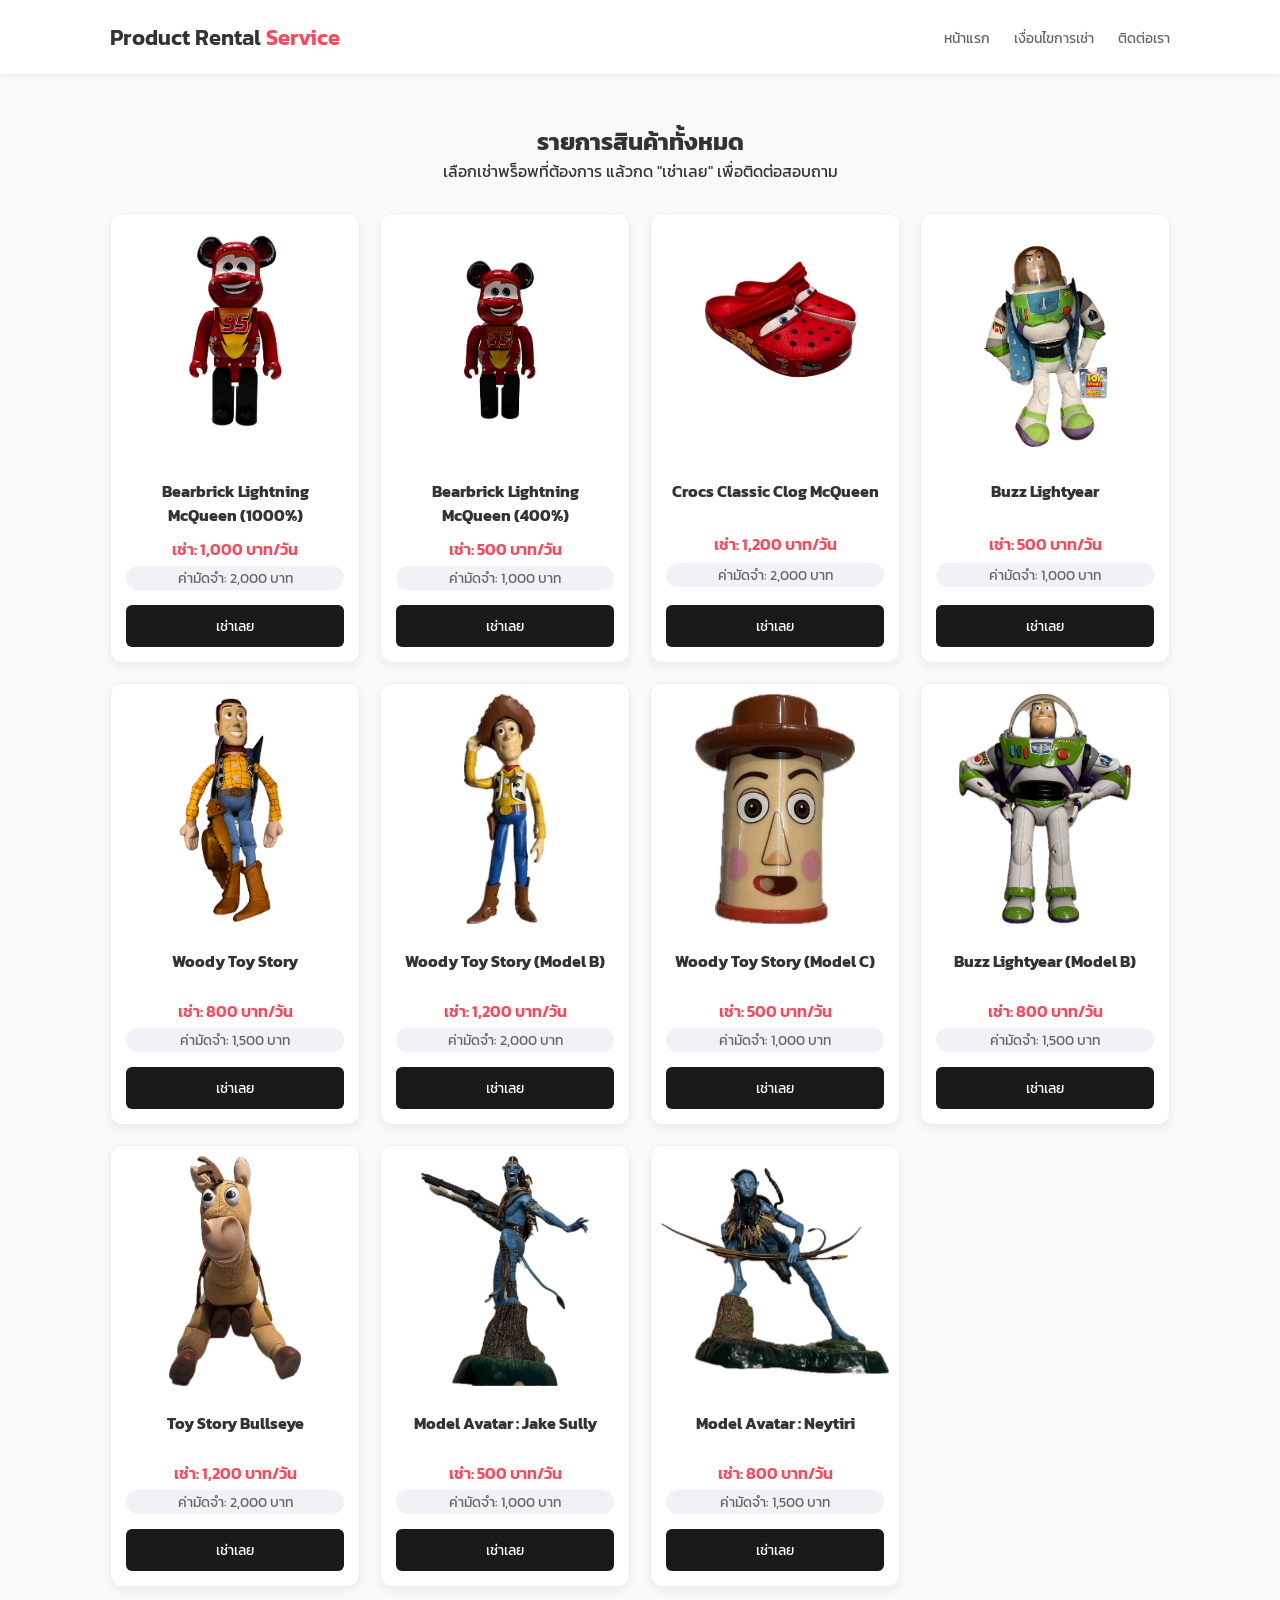
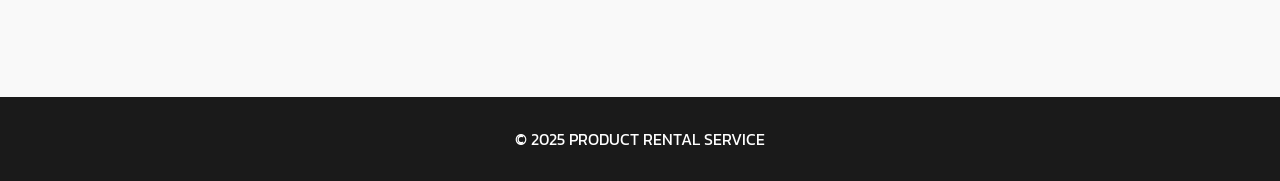
<file: index.html>
<!DOCTYPE html>
<html lang="th">
<head>
  <meta charset="UTF-8">
  <meta name="viewport" content="width=device-width, initial-scale=1.0">
  <title>Product Rental Store | บริการเช่าพร็อพถ่ายรูป</title>
  <link rel="stylesheet" href="style.css">
  <link href="https://fonts.googleapis.com/css2?family=Kanit:wght@300;400;600&display=swap" rel="stylesheet">
</head>
<body>
  <header>
    <div class="container header-flex">
      <h1>Product Rental <span class="sub-title">Service</span></h1>
      <nav>
        <a href="index.html">หน้าแรก</a>
        <a href="terms.html">เงื่อนไขการเช่า</a>
        <a href="contact.html">ติดต่อเรา</a>
      </nav>
    </div>
  </header>

  <main class="container">
    <section class="catalog-header">
      <h2>รายการสินค้าทั้งหมด</h2>
      <p>เลือกเช่าพร็อพที่ต้องการ แล้วกด "เช่าเลย" เพื่อติดต่อสอบถาม</p>
    </section>

    <div class="product-grid">
      <div class="product-card"><div class="img-box"><img src="t1.png"></div><div class="info"><h3>Bearbrick Lightning McQueen (1000%)</h3><p class="price">เช่า: 1,000 บาท/วัน</p><p class="deposit">ค่ามัดจำ: 2,000 บาท</p><a href="contact.html" class="btn">เช่าเลย</a></div></div>
      <div class="product-card"><div class="img-box"><img src="t4.png"></div><div class="info"><h3>Bearbrick Lightning McQueen (400%)</h3><p class="price">เช่า: 500 บาท/วัน</p><p class="deposit">ค่ามัดจำ: 1,000 บาท</p><a href="contact.html" class="btn">เช่าเลย</a></div></div>
      <div class="product-card"><div class="img-box"><img src="t5.png"></div><div class="info"><h3>Crocs Classic Clog McQueen</h3><p class="price">เช่า: 1,200 บาท/วัน</p><p class="deposit">ค่ามัดจำ: 2,000 บาท</p><a href="contact.html" class="btn">เช่าเลย</a></div></div>
      <div class="product-card"><div class="img-box"><img src="t6.png"></div><div class="info"><h3>Buzz Lightyear</h3><p class="price">เช่า: 500 บาท/วัน</p><p class="deposit">ค่ามัดจำ: 1,000 บาท</p><a href="contact.html" class="btn">เช่าเลย</a></div></div>
      <div class="product-card"><div class="img-box"><img src="t7.png"></div><div class="info"><h3>Woody Toy Story</h3><p class="price">เช่า: 800 บาท/วัน</p><p class="deposit">ค่ามัดจำ: 1,500 บาท</p><a href="contact.html" class="btn">เช่าเลย</a></div></div>
      <div class="product-card"><div class="img-box"><img src="t9.jpg"></div><div class="info"><h3>Woody Toy Story (Model B)</h3><p class="price">เช่า: 1,200 บาท/วัน</p><p class="deposit">ค่ามัดจำ: 2,000 บาท</p><a href="contact.html" class="btn">เช่าเลย</a></div></div>
      <div class="product-card"><div class="img-box"><img src="t10.jpg"></div><div class="info"><h3>Woody Toy Story (Model C)</h3><p class="price">เช่า: 500 บาท/วัน</p><p class="deposit">ค่ามัดจำ: 1,000 บาท</p><a href="contact.html" class="btn">เช่าเลย</a></div></div>
      <div class="product-card"><div class="img-box"><img src="t11.jpg"></div><div class="info"><h3>Buzz Lightyear (Model B)</h3><p class="price">เช่า: 800 บาท/วัน</p><p class="deposit">ค่ามัดจำ: 1,500 บาท</p><a href="contact.html" class="btn">เช่าเลย</a></div></div>
      <div class="product-card"><div class="img-box"><img src="t12.jpg"></div><div class="info"><h3>Toy Story Bullseye</h3><p class="price">เช่า: 1,200 บาท/วัน</p><p class="deposit">ค่ามัดจำ: 2,000 บาท</p><a href="contact.html" class="btn">เช่าเลย</a></div></div>
      <div class="product-card"><div class="img-box"><img src="t14.jpg"></div><div class="info"><h3>Model Avatar : Jake Sully</h3><p class="price">เช่า: 500 บาท/วัน</p><p class="deposit">ค่ามัดจำ: 1,000 บาท</p><a href="contact.html" class="btn">เช่าเลย</a></div></div>
      <div class="product-card"><div class="img-box"><img src="t13.jpg"></div><div class="info"><h3>Model Avatar : Neytiri</h3><p class="price">เช่า: 800 บาท/วัน</p><p class="deposit">ค่ามัดจำ: 1,500 บาท</p><a href="contact.html" class="btn">เช่าเลย</a></div></div>
    </div>
  </main>

  <footer><p>© 2025 PRODUCT RENTAL SERVICE</p></footer>
</body>
</html>
</file>
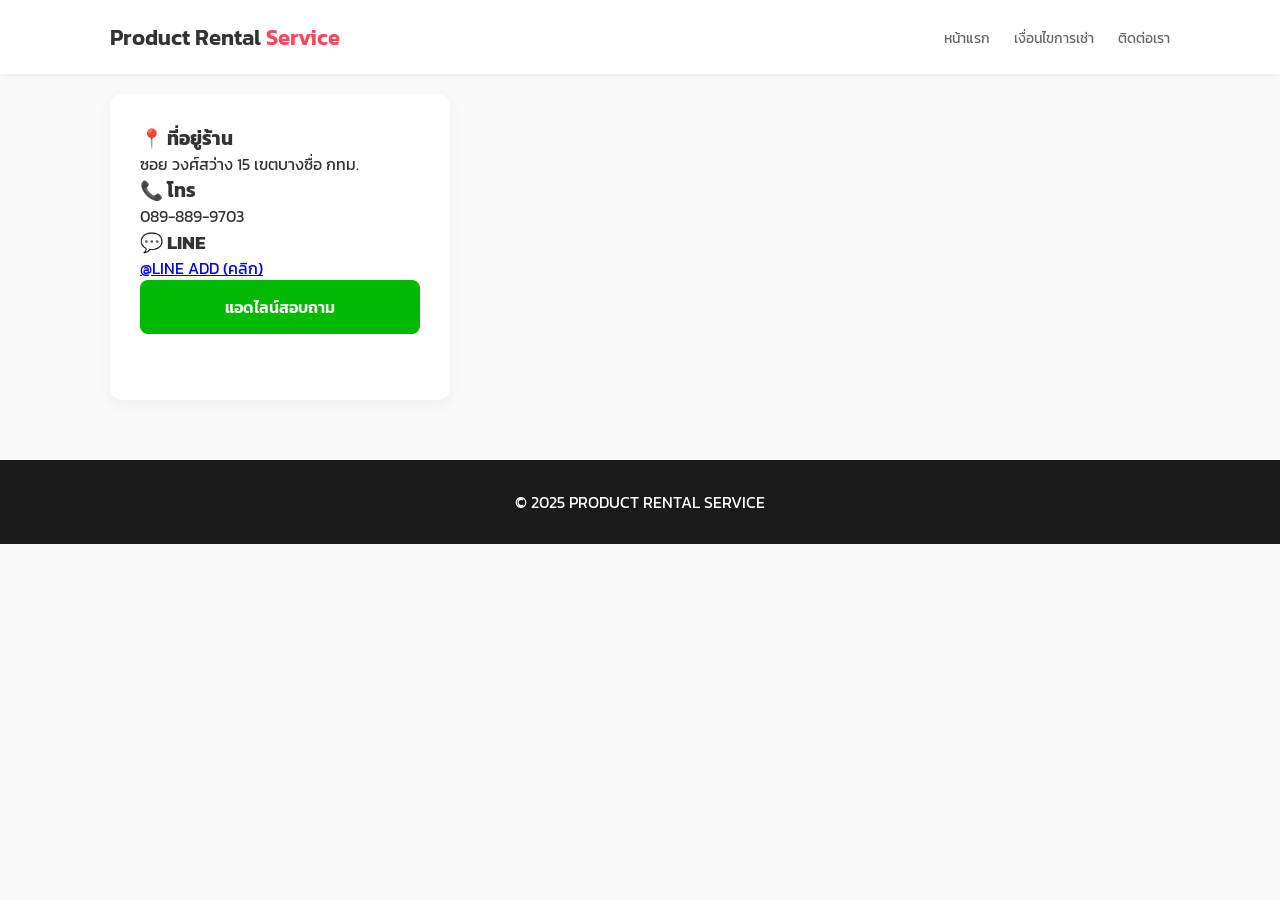
<file: contact.html>
<!DOCTYPE html>
<html lang="th">
<head>
  <meta charset="UTF-8">
  <meta name="viewport" content="width=device-width, initial-scale=1.0">
  <title>ติดต่อเรา | Prop Rental Service</title>
  <link rel="stylesheet" href="style.css">
  <link href="https://fonts.googleapis.com/css2?family=Kanit:wght@300;400;600&display=swap" rel="stylesheet">
</head>
<body>
  <header>
    <div class="container header-flex">
      <h1>Product Rental <span class="sub-title">Service</span></h1>
      <nav>
        <a href="index.html">หน้าแรก</a>
        <a href="terms.html">เงื่อนไขการเช่า</a>
        <a href="contact.html">ติดต่อเรา</a>
      </nav>
    </div>
  </header>
  <main class="container">
    <section class="contact-wrapper">
      <div class="contact-card-info">
        <h3>📍 ที่อยู่ร้าน</h3><p>ซอย วงศ์สว่าง 15 เขตบางซื่อ กทม.</p>
        <h3>📞 โทร</h3><p>089-889-9703</p>
        <h3>💬 LINE</h3><p><a href="https://lin.ee/TIdY69A" target="_blank">@LINE ADD (คลิก)</a></p>
        <a href="https://lin.ee/TIdY69A" target="_blank" class="line-btn">แอดไลน์สอบถาม</a>
      </div>
      <div class="map-section"><iframe src="https://www.google.com/maps/embed?pb=!1m17!1m12!1m3!1d968.5691184094032!2d100.51910827586732!3d13.822429996997933!2m3!1f0!2f0!3f0!3m2!1i1024!2i768!4f13.1!3m2!1m1!2zMTPCsDQ5JzIwLjgiTiAxMDDCsDMxJzEzLjIiRQ!5e0!3m2!1sth!2sth!4v1756214892102!5m2!1sth!2sth" width="100%" height="300" style="border:0;"></iframe></div>
    </section>
  </main>
  <footer><p>© 2025 PRODUCT RENTAL SERVICE</p></footer>
</body>
</html>
</file>
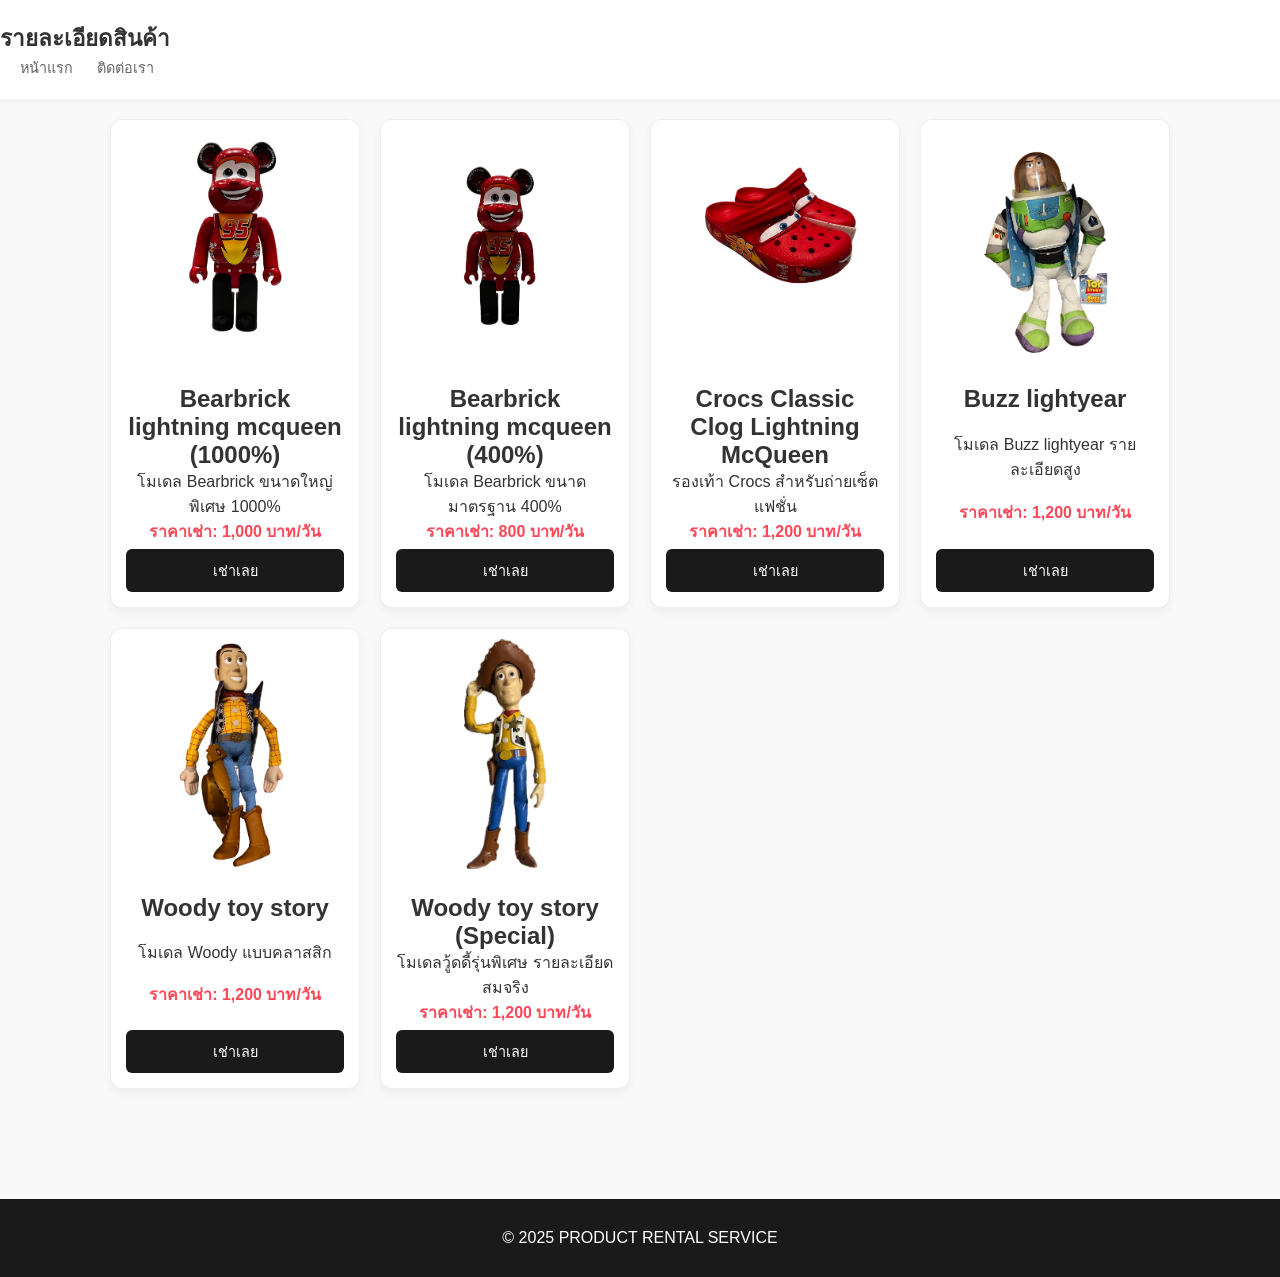
<file: product.html>
<!DOCTYPE html>
<html lang="th">
<head>
  <meta charset="UTF-8">
  <meta name="viewport" content="width=device-width, initial-scale=1.0">
  <title>รายละเอียดสินค้า | Prop Rental</title>
  <link rel="stylesheet" href="style.css">
</head>
<body>
  <header>
    <h1>รายละเอียดสินค้า</h1>
    <nav>
      <a href="index.html">หน้าแรก</a>
      <a href="contact.html">ติดต่อเรา</a>
    </nav>
  </header>

  <main class="container">
    <div class="product-grid">
      
      <section class="product-card">
        <div class="img-box"><img src="t1.png" alt="Bearbrick 1000%"></div>
        <div class="info">
          <h2>Bearbrick lightning mcqueen (1000%)</h2>
          <p>โมเดล Bearbrick ขนาดใหญ่พิเศษ 1000%</p>
          <p class="price">ราคาเช่า: 1,000 บาท/วัน</p>
          <a href="contact.html" class="btn">เช่าเลย</a>
        </div>
      </section>

      <section class="product-card">
        <div class="img-box"><img src="t4.png" alt="Bearbrick 400%"></div>
        <div class="info">
          <h2>Bearbrick lightning mcqueen (400%)</h2>
          <p>โมเดล Bearbrick ขนาดมาตรฐาน 400%</p>
          <p class="price">ราคาเช่า: 800 บาท/วัน</p>
          <a href="contact.html" class="btn">เช่าเลย</a>
        </div>
      </section>

      <section class="product-card">
        <div class="img-box"><img src="t5.png" alt="Crocs"></div>
        <div class="info">
          <h2>Crocs Classic Clog Lightning McQueen</h2>
          <p>รองเท้า Crocs สำหรับถ่ายเซ็ตแฟชั่น</p>
          <p class="price">ราคาเช่า: 1,200 บาท/วัน</p>
          <a href="contact.html" class="btn">เช่าเลย</a>
        </div>
      </section>

      <section class="product-card">
        <div class="img-box"><img src="t6.png" alt="Buzz"></div>
        <div class="info">
          <h2>Buzz lightyear</h2>
          <p>โมเดล Buzz lightyear รายละเอียดสูง</p>
          <p class="price">ราคาเช่า: 1,200 บาท/วัน</p>
          <a href="contact.html" class="btn">เช่าเลย</a>
        </div>
      </section>

      <section class="product-card">
        <div class="img-box"><img src="t7.png" alt="Woody"></div>
        <div class="info">
          <h2>Woody toy story</h2>
          <p>โมเดล Woody แบบคลาสสิก</p>
          <p class="price">ราคาเช่า: 1,200 บาท/วัน</p>
          <a href="contact.html" class="btn">เช่าเลย</a>
        </div>
      </section>

      <section class="product-card">
        <div class="img-box"><img src="t9.jpg" alt="Woody Special"></div>
        <div class="info">
          <h2>Woody toy story (Special)</h2>
          <p>โมเดลวู้ดดี้รุ่นพิเศษ รายละเอียดสมจริง</p>
          <p class="price">ราคาเช่า: 1,200 บาท/วัน</p>
          <a href="contact.html" class="btn">เช่าเลย</a>
        </div>
      </section>

    </div>
  </main>

  <footer>
    <p>© 2025 PRODUCT RENTAL SERVICE</p>
  </footer>
</body>
</html>
</file>
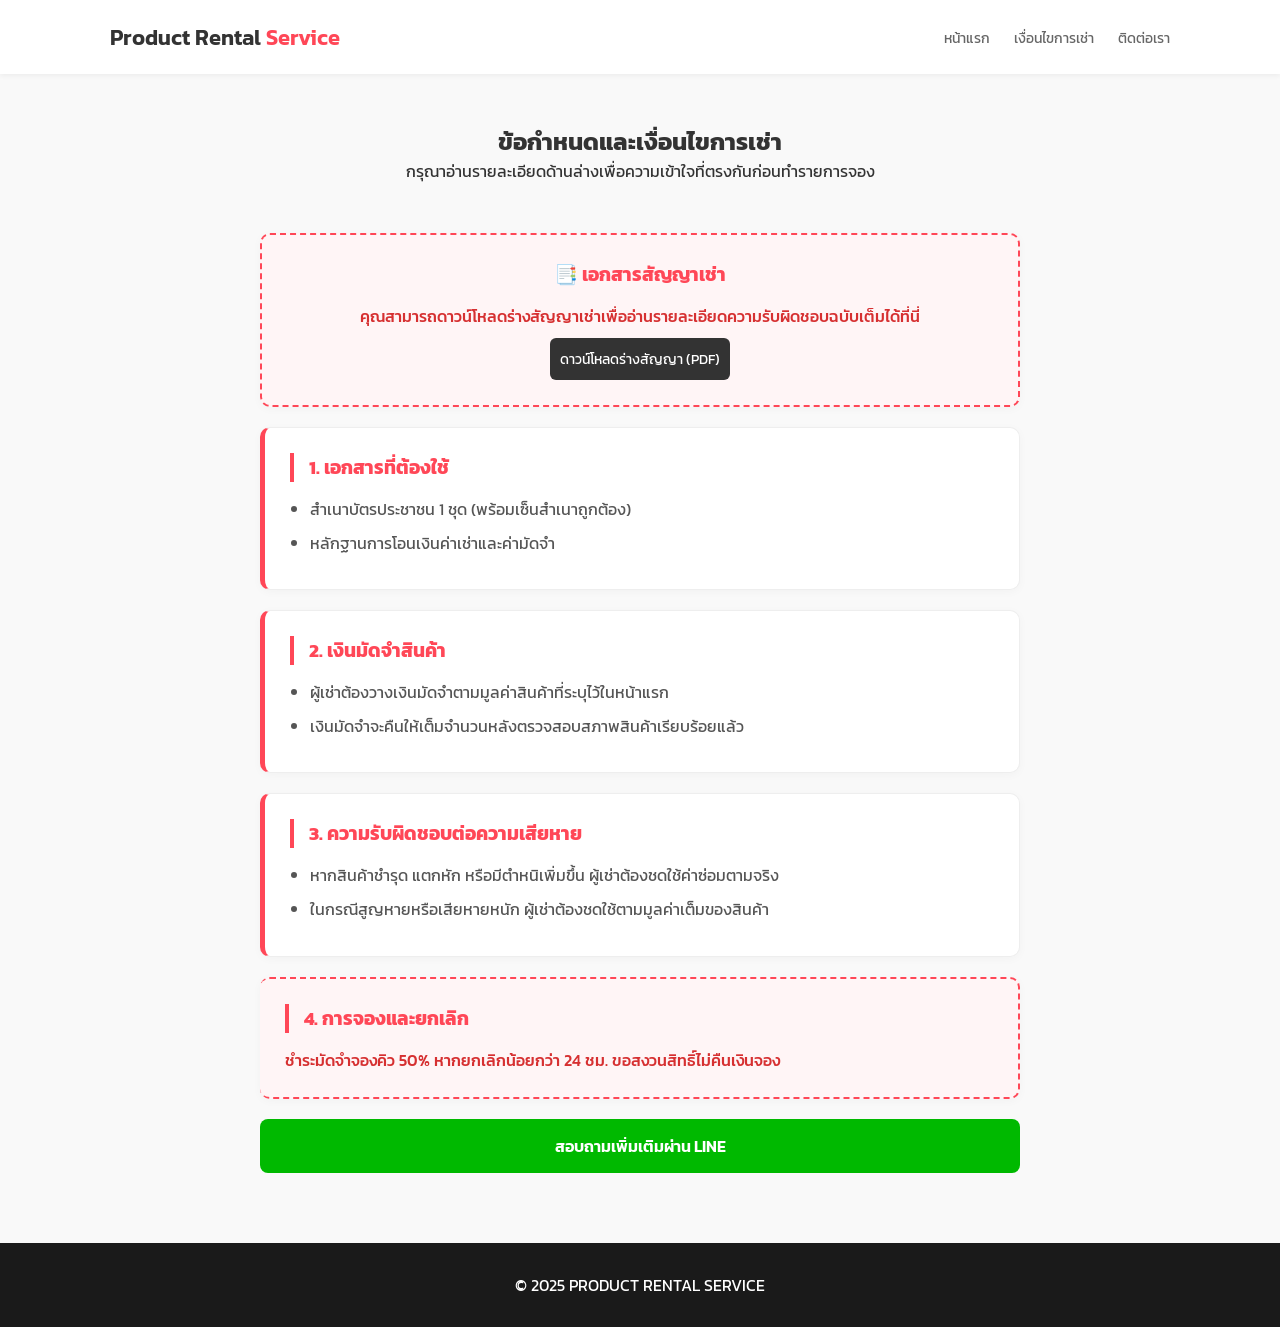
<file: terms.html>
<!DOCTYPE html>
<html lang="th">
<head>
  <meta charset="UTF-8">
  <meta name="viewport" content="width=device-width, initial-scale=1.0">
  <title>เงื่อนไขการเช่า | Prop Rental Service</title>
  <link rel="stylesheet" href="style.css">
  <link href="https://fonts.googleapis.com/css2?family=Kanit:wght@300;400;600&display=swap" rel="stylesheet">
</head>
<body>
  <header>
    <div class="container header-flex">
      <h1>Product Rental <span class="sub-title">Service</span></h1>
      <nav>
        <a href="index.html">หน้าแรก</a>
        <a href="terms.html">เงื่อนไขการเช่า</a>
        <a href="contact.html">ติดต่อเรา</a>
      </nav>
    </div>
  </header>

  <main class="container">
    <section class="catalog-header">
      <h2>ข้อกำหนดและเงื่อนไขการเช่า</h2>
      <p>กรุณาอ่านรายละเอียดด้านล่างเพื่อความเข้าใจที่ตรงกันก่อนทำรายการจอง</p>
    </section>

    <div class="terms-content">
      <div class="terms-card highlight" style="text-align: center; border: 2px dashed #ff4757;">
        <h3 style="border: none; padding: 0;">📑 เอกสารสัญญาเช่า</h3>
        <p>คุณสามารถดาวน์โหลดร่างสัญญาเช่าเพื่ออ่านรายละเอียดความรับผิดชอบฉบับเต็มได้ที่นี่</p>
        <a href="Rental_Agreement_Detailed.pdf" target="_blank" class="btn" style="background-color: #333; display: inline-block; width: auto; margin-top: 10px;">ดาวน์โหลดร่างสัญญา (PDF)</a>
      </div>

      <div class="terms-card">
        <h3>1. เอกสารที่ต้องใช้</h3>
        <ul>
          <li>สำเนาบัตรประชาชน 1 ชุด (พร้อมเซ็นสำเนาถูกต้อง)</li>
          <li>หลักฐานการโอนเงินค่าเช่าและค่ามัดจำ</li>
        </ul>
      </div>

      <div class="terms-card">
        <h3>2. เงินมัดจำสินค้า</h3>
        <ul>
          <li>ผู้เช่าต้องวางเงินมัดจำตามมูลค่าสินค้าที่ระบุไว้ในหน้าแรก</li>
          <li>เงินมัดจำจะคืนให้เต็มจำนวนหลังตรวจสอบสภาพสินค้าเรียบร้อยแล้ว</li>
        </ul>
      </div>

      <div class="terms-card">
        <h3>3. ความรับผิดชอบต่อความเสียหาย</h3>
        <ul>
          <li>หากสินค้าชำรุด แตกหัก หรือมีตำหนิเพิ่มขึ้น ผู้เช่าต้องชดใช้ค่าซ่อมตามจริง</li>
          <li>ในกรณีสูญหายหรือเสียหายหนัก ผู้เช่าต้องชดใช้ตามมูลค่าเต็มของสินค้า</li>
        </ul>
      </div>

      <div class="terms-card highlight">
        <h3>4. การจองและยกเลิก</h3>
        <p>ชำระมัดจำจองคิว 50% หากยกเลิกน้อยกว่า 24 ชม. ขอสงวนสิทธิ์ไม่คืนเงินจอง</p>
      </div>

      <a href="https://lin.ee/TIdY69A" target="_blank" class="line-btn">สอบถามเพิ่มเติมผ่าน LINE</a>
    </div>
  </main>

  <footer><p>© 2025 PRODUCT RENTAL SERVICE</p></footer>
</body>
</html>
</file>
<file: style.css>
/* การตั้งค่าพื้นฐาน */
* {
  margin: 0;
  padding: 0;
  box-sizing: border-box;
  font-family: 'Kanit', sans-serif;
}

body {
  background-color: #f8f9fa;
  color: #333;
}

.container {
  max-width: 1200px;
  margin: 0 auto;
  padding: 0 20px;
}

/* Header */
header {
  background-color: #fff;
  padding: 15px 0;
  box-shadow: 0 2px 10px rgba(0,0,0,0.05);
  position: sticky;
  top: 0;
  z-index: 1000;
}

.header-flex {
  display: flex;
  justify-content: space-between;
  align-items: center;
}

h1 {
  font-size: 1.4rem;
  font-weight: 600;
}

.sub-title { color: #ff4757; }

nav a {
  text-decoration: none;
  color: #666;
  margin-left: 20px;
  font-size: 0.9rem;
  transition: 0.3s;
}

nav a:hover { color: #ff4757; }

/* Grid System */
.catalog-header {
  text-align: center;
  padding: 40px 0 20px;
}

.product-grid {
  display: grid;
  grid-template-columns: repeat(auto-fill, minmax(250px, 1fr));
  gap: 25px;
  padding-bottom: 60px;
}

/* Card Design */
.product-card {
  background: #fff;
  border-radius: 12px;
  border: 1px solid #eee;
  overflow: hidden;
  transition: 0.3s;
  display: flex;
  flex-direction: column;
}

.product-card:hover {
  transform: translateY(-5px);
  box-shadow: 0 10px 20px rgba(0,0,0,0.08);
}

/* แก้ปัญหารูปสูงไม่เท่ากัน */
.img-box {
  width: 100%;
  height: 250px; 
  background-color: #fff;
  display: flex;
  align-items: center;
  justify-content: center;
  padding: 10px;
}

.img-box img {
  max-width: 100%;
  max-height: 100%;
  object-fit: contain;
}

.info {
  padding: 15px;
  text-align: center;
  flex-grow: 1;
  display: flex;
  flex-direction: column;
  justify-content: space-between;
}

.info h3 {
  font-size: 1rem;
  margin-bottom: 10px;
  min-height: 2.5em; /* ล็อคความสูงชื่อสินค้า */
  overflow: hidden;
}

.price {
  font-weight: 600;
  color: #ff4757;
  margin-bottom: 15px;
}

.btn {
  display: block;
  background: #1a1a1a;
  color: #fff;
  text-decoration: none;
  padding: 10px;
  border-radius: 6px;
  transition: 0.3s;
  font-size: 0.9rem;
}

.btn:hover { background: #ff4757; }

footer {
  text-align: center;
  padding: 30px;
  background: #1a1a1a;
  color: #fff;
}

/* Contact Page Styles */
.contact-wrapper {
  display: grid;
  grid-template-columns: 1fr 2fr;
  gap: 40px;
  margin-bottom: 60px;
}

.contact-card-info {
  background: #fff;
  padding: 30px;
  border-radius: 12px;
  box-shadow: 0 4px 15px rgba(0,0,0,0.05);
}

.info-item {
  margin-bottom: 25px;
}

.info-item h3 {
  font-size: 1.1rem;
  margin-bottom: 5px;
  color: #1a1a1a;
}

.info-item p, .info-item a {
  color: #666;
  text-decoration: none;
  font-size: 1rem;
}

.info-item a:hover {
  color: #ff4757;
}

.map-section h3 {
  margin-bottom: 15px;
}

.map-container {
  border-radius: 12px;
  overflow: hidden;
  box-shadow: 0 4px 15px rgba(0,0,0,0.05);
}

/* ปรับให้รองรับมือถือ */
@media (max-width: 768px) {
  .contact-wrapper {
    grid-template-columns: 1fr;
  }
}

/* Payment Page Styles */
.payment-container {
  display: grid;
  grid-template-columns: 1fr 1fr;
  gap: 40px;
  background: #fff;
  padding: 40px;
  border-radius: 15px;
  box-shadow: 0 4px 20px rgba(0,0,0,0.08);
  margin-bottom: 60px;
  align-items: center;
}

.qr-section {
  text-align: center;
  border-right: 1px solid #eee;
  padding-right: 40px;
}

.promptpay-logo img {
  width: 180px;
  margin-bottom: 20px;
}

.qr-box {
  background: #fcfcfc;
  padding: 20px;
  border: 2px solid #00467F; /* สีน้ำเงิน PromptPay */
  border-radius: 10px;
  display: inline-block;
  margin-bottom: 15px;
}

.qr-box img {
  width: 250px;
  height: 250px;
  display: block;
}

.account-name {
  font-size: 1.1rem;
  color: #333;
}

.instruction-card h3 {
  margin-bottom: 15px;
  color: #00467F;
}

.instruction-card ol {
  padding-left: 20px;
  color: #555;
  line-height: 2;
}

.contact-fast {
  margin-top: 30px;
  padding-top: 20px;
  border-top: 1px dashed #ccc;
}

.btn.secondary {
  background: #f0f0f0;
  color: #333;
  margin-top: 20px;
}

.btn.secondary:hover {
  background: #e0e0e0;
}

/* Responsive สำหรับมือถือ */
@media (max-width: 768px) {
  .payment-container {
    grid-template-columns: 1fr;
    padding: 20px;
  }
  .qr-section {
    border-right: none;
    padding-right: 0;
    border-bottom: 1px solid #eee;
    padding-bottom: 30px;
  }
}

/* ปุ่ม Line เฉพาะหน้า Contact */
.line-btn {
  display: inline-block;
  background-color: #00b900;
  color: #fff !important;
  text-decoration: none;
  padding: 12px 25px;
  border-radius: 8px;
  font-weight: 600;
  text-align: center;
  width: 100%;
  transition: 0.3s;
}

.line-btn:hover {
  background-color: #009900;
  transform: scale(1.02);
}

/* Terms Page Styles */
.terms-content {
  max-width: 800px;
  margin: 0 auto 60px;
}

.terms-card {
  background: #fff;
  padding: 25px;
  border-radius: 12px;
  border: 1px solid #eee;
  margin-bottom: 20px;
  box-shadow: 0 4px 10px rgba(0,0,0,0.02);
}

.terms-card h3 {
  color: #1a1a1a;
  border-left: 4px solid #ff4757;
  padding-left: 15px;
  margin-bottom: 15px;
  font-size: 1.2rem;
}

.terms-card ul {
  padding-left: 20px;
  list-style-type: disc;
}

.terms-card ul li {
  margin-bottom: 10px;
  color: #555;
  line-height: 1.6;
}

.terms-card.highlight {
  background-color: #fff5f6;
  border-color: #ffb3ba;
}

.terms-card.highlight p {
  color: #d63031;
  font-weight: 500;
}

/* ส่วนเพิ่มเติมหน้า Terms และปุ่ม LINE */
.terms-content { max-width: 800px; margin: 0 auto; padding: 20px; }
.terms-card { background: #fff; padding: 20px; border-radius: 10px; border: 1px solid #eee; margin-bottom: 15px; }
.terms-card h3 { color: #ff4757; margin-bottom: 10px; }
.terms-card.highlight { background-color: #fff5f6; }
.line-btn { display: inline-block; background: #00b900; color: #fff !important; padding: 10px 20px; border-radius: 5px; text-decoration: none; font-weight: 600; }
.qr-box { border: 2px solid #00467F; display: inline-block; padding: 10px; margin: 20px 0; }

/* การแสดงผลราคาและมัดจำ */
.price {
  color: #ff4757;
  font-weight: 600;
  margin-bottom: 2px;
}

.deposit {
  color: #57606f;
  font-size: 0.9rem;
  margin-bottom: 15px;
  background: #f1f2f6;
  display: inline-block;
  padding: 2px 8px;
  border-radius: 4px;
}

/* ตกแต่งปุ่ม LINE และหน้าเงื่อนไข */
.line-btn {
  display: inline-block;
  background: #00b900;
  color: #fff !important;
  padding: 10px 20px;
  border-radius: 5px;
  text-decoration: none;
  font-weight: 600;
}

.terms-content { max-width: 800px; margin: 0 auto; padding: 20px; }
.terms-card { background: #fff; padding: 20px; border-radius: 10px; border: 1px solid #eee; margin-bottom: 15px; }

/* การตั้งค่าพื้นฐาน */
* {
  margin: 0;
  padding: 0;
  box-sizing: border-box;
  font-family: 'Kanit', sans-serif;
}

body { background-color: #f9f9f9; color: #333; }
.container { max-width: 1100px; margin: 0 auto; padding: 0 20px; }

/* Header & Nav */
header {
  background: #fff;
  padding: 20px 0;
  box-shadow: 0 2px 5px rgba(0,0,0,0.05);
  margin-bottom: 20px;
}
.header-flex { display: flex; justify-content: space-between; align-items: center; }
.sub-title { color: #ff4757; }
nav a { text-decoration: none; color: #666; margin-left: 20px; transition: 0.3s; }
nav a:hover { color: #ff4757; }

/* Card System */
.catalog-header { text-align: center; padding: 30px 0; }
.product-grid { display: grid; grid-template-columns: repeat(auto-fill, minmax(250px, 1fr)); gap: 20px; }
.product-card {
  background: #fff;
  border-radius: 12px;
  overflow: hidden;
  box-shadow: 0 4px 10px rgba(0,0,0,0.05);
  text-align: center;
}
.img-box { height: 250px; display: flex; align-items: center; justify-content: center; padding: 10px; }
.img-box img { max-width: 100%; max-height: 100%; object-fit: contain; }
.info { padding: 15px; }
.price { color: #ff4757; font-weight: 600; margin-bottom: 5px; }
.deposit {
  font-size: 0.85rem;
  color: #666;
  background: #f1f2f6;
  padding: 2px 10px;
  border-radius: 15px;
  display: inline-block;
  margin-bottom: 15px;
}
.btn {
  display: block;
  background: #1a1a1a;
  color: #fff;
  text-decoration: none;
  padding: 10px;
  border-radius: 6px;
  transition: 0.3s;
}
.btn:hover { background: #ff4757; }

/* Terms Page */
.terms-content { max-width: 800px; margin: 0 auto 50px; }
.terms-card {
  background: #fff;
  padding: 25px;
  border-radius: 10px;
  margin-bottom: 20px;
  border-left: 5px solid #ff4757;
  box-shadow: 0 2px 10px rgba(0,0,0,0.03);
}
.terms-card h3 { color: #ff4757; margin-bottom: 15px; }
.terms-card ul { padding-left: 20px; }
.terms-card ul li { margin-bottom: 8px; color: #555; }
.terms-card.highlight { background-color: #fff5f6; border: 2px dashed #ff4757; border-left: none; }
.line-btn {
  display: block;
  background: #00b900;
  color: #fff !important;
  text-align: center;
  padding: 15px;
  border-radius: 8px;
  text-decoration: none;
  font-weight: 600;
}
footer { background: #1a1a1a; color: #fff; text-align: center; padding: 30px; margin-top: 50px; }
</file>
